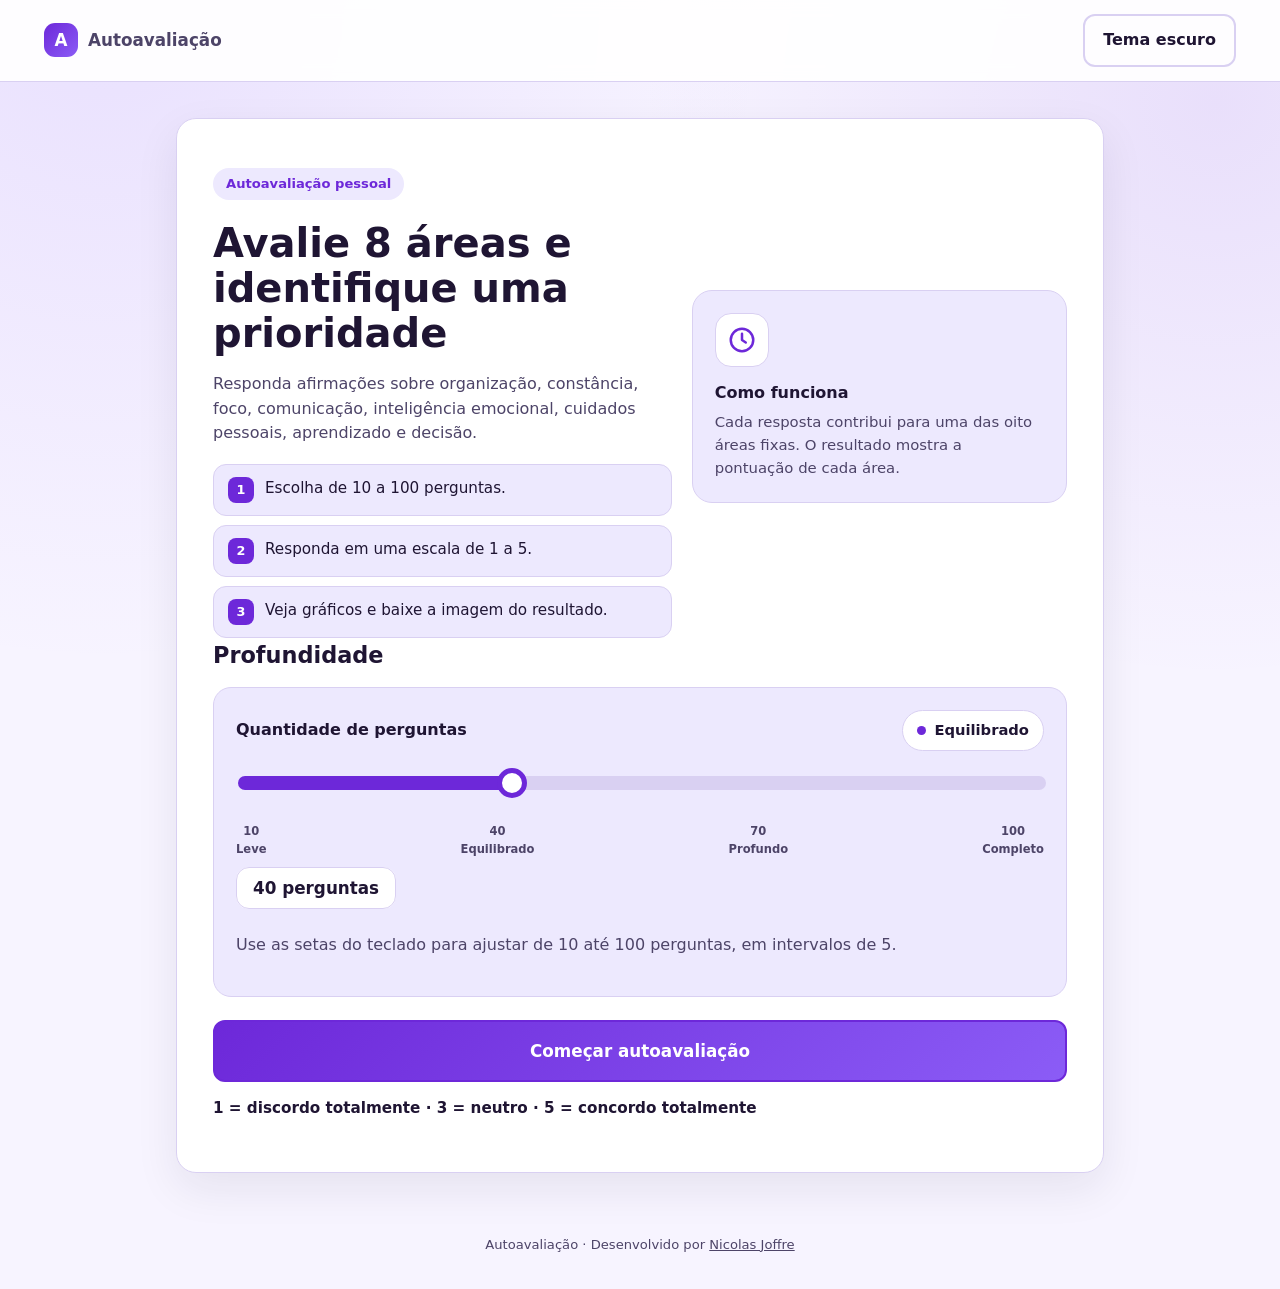
<file: index.html>
<!DOCTYPE html>
<html lang="pt-BR" data-theme="claro">

<head>
  <meta charset="UTF-8">
  <meta name="viewport" content="width=device-width, initial-scale=1">
  <meta name="color-scheme" content="light dark">

  <title>Autoavaliação</title>
  <meta name="description"
    content="Autoavaliação pessoal interativa com 8 áreas fixas, gráficos e prioridade de melhoria.">
  <meta name="author" content="Nicolas Joffre">
  <meta name="robots" content="index, follow">
  <link rel="canonical" href="https://auto.avaliacao.nicolasjoffre.com.br/">
  <link rel="shortcut icon" href="CIEE.ico" type="image/x-icon">
  
  <meta property="og:type" content="website">
  <meta property="og:site_name" content="Autoavaliação">
  <meta property="og:title" content="Autoavaliação">
  <meta property="og:description"
    content="Responda de 10 a 100 perguntas, visualize suas áreas e receba uma prioridade prática de melhoria.">
  <meta property="og:url" content="https://auto.avaliacao.nicolasjoffre.com.br/">
  <meta property="og:locale" content="pt_BR">

  <meta name="twitter:card" content="summary_large_image">
  <meta name="twitter:title" content="Autoavaliação">
  <meta name="twitter:description" content="Autoavaliação prática com gráficos, áreas de melhoria e próximo passo.">
  <meta name="theme-color" content="#6d28d9">

  <style>
    :root {
      --roxo: #6d28d9;
      --roxo-claro: #8b5cf6;
      --roxo-suave: #ede9fe;
      --fundo: #f7f4ff;
      --superficie: #ffffff;
      --texto: #1f1533;
      --texto-suave: #4d4468;
      --borda: #d9d0f2;
      --foco: #312e81;
      --erro: #b42318;
      --erro-suave: #fee4e2;
    }

    html[data-theme="escuro"] {
      --roxo: #a78bfa;
      --roxo-claro: #c4b5fd;
      --roxo-suave: #2f1e50;
      --fundo: #0f0a1b;
      --superficie: #191026;
      --texto: #f6f2ff;
      --texto-suave: #cdc2e8;
      --borda: #3d2c61;
      --foco: #e9d5ff;
      --erro: #fca5a5;
      --erro-suave: #451a1a;
    }

    * {
      box-sizing: border-box
    }

    body {
      margin: 0;
      background:
        radial-gradient(circle at 8% 0%, rgba(139, 92, 246, .13), transparent 38%),
        radial-gradient(circle at 95% 8%, rgba(109, 40, 217, .1), transparent 34%),
        var(--fundo);
      color: var(--texto);
      font-family: system-ui, -apple-system, "Segoe UI", Roboto, sans-serif;
      line-height: 1.55;
      min-height: 100vh;
    }

    :focus-visible {
      outline: 3px solid var(--foco);
      outline-offset: 3px;
      border-radius: 8px
    }

    .pular {
      position: absolute;
      left: -9999px;
      top: 0;
      background: var(--roxo);
      color: #fff;
      padding: 12px 18px;
      z-index: 100
    }

    .pular:focus {
      left: 0
    }

    header {
      display: flex;
      justify-content: space-between;
      align-items: center;
      gap: 12px;
      padding: 14px clamp(14px, 4vw, 44px);
      background: color-mix(in srgb, var(--superficie) 92%, transparent);
      backdrop-filter: blur(10px);
      border-bottom: 1px solid var(--borda);
      position: sticky;
      top: 0;
      z-index: 20;
    }

    .marca {
      display: flex;
      align-items: center;
      gap: 10px;
      font-weight: 850;
      margin: 0;
      font-size: 1.05rem
    }

    .marca span {
      width: 34px;
      height: 34px;
      display: grid;
      place-items: center;
      background: linear-gradient(135deg, var(--roxo), var(--roxo-claro));
      color: #fff;
      border-radius: 11px;
      font-weight: 900;
    }

    button {
      font: inherit;
      color: inherit;
      cursor: pointer
    }

    .botao {
      border: 2px solid var(--roxo);
      background: linear-gradient(135deg, var(--roxo), var(--roxo-claro));
      color: #fff;
      padding: 12px 20px;
      border-radius: 12px;
      font-weight: 800;
      transition: transform .18s ease, filter .18s ease;
    }

    .botao:hover:not(:disabled) {
      transform: translateY(-2px);
      filter: brightness(1.07)
    }

    .botao:active:not(:disabled) {
      transform: translateY(0) scale(.99)
    }

    .botao-secundario {
      border: 2px solid var(--borda);
      background: transparent;
      color: var(--texto);
      padding: 12px 18px;
      border-radius: 12px;
      font-weight: 750;
      transition: border-color .18s, transform .18s;
    }

    .botao-secundario:hover:not(:disabled) {
      border-color: var(--roxo);
      transform: translateY(-2px)
    }

    .botao:disabled,
    .botao-secundario:disabled {
      opacity: .45;
      cursor: not-allowed;
      transform: none
    }

    main {
      max-width: 1000px;
      margin: auto;
      padding: clamp(14px, 3vw, 36px)
    }

    section {
      background: var(--superficie);
      border: 1px solid var(--borda);
      border-radius: 20px;
      padding: clamp(18px, 4vw, 36px);
      box-shadow: 0 16px 44px rgba(31, 21, 51, .08);
    }

    .escondido {
      display: none !important
    }

    .animar {
      animation: entrar .35s cubic-bezier(.2, .8, .2, 1) both
    }

    .animar-1 {
      animation-delay: .05s
    }

    .animar-2 {
      animation-delay: .1s
    }

    .animar-3 {
      animation-delay: .15s
    }

    .animar-4 {
      animation-delay: .2s
    }

    @keyframes entrar {
      from {
        opacity: 0;
        transform: translateY(12px)
      }

      to {
        opacity: 1;
        transform: translateY(0)
      }
    }

    @keyframes pulsar {

      0%,
      100% {
        transform: scale(1)
      }

      45% {
        transform: scale(1.06)
      }
    }

    @keyframes brilho {
      0% {
        transform: translateX(-120%)
      }

      100% {
        transform: translateX(320%)
      }
    }

    .hero {
      display: grid;
      gap: 20px
    }

    @media(min-width:780px) {
      .hero {
        grid-template-columns: 1.1fr .9fr;
        align-items: center
      }
    }

    .selo {
      display: inline-flex;
      align-items: center;
      background: var(--roxo-suave);
      color: var(--roxo);
      padding: 6px 13px;
      border-radius: 999px;
      font-size: .82rem;
      font-weight: 800;
      width: fit-content;
    }

    html[data-theme="escuro"] .selo {
      color: var(--roxo-claro)
    }

    h1 {
      font-size: clamp(1.7rem, 6vw, 2.5rem);
      line-height: 1.12;
      margin: .5rem 0 .7rem
    }

    h2 {
      font-size: 1.2rem;
      margin: 1.4rem 0 .5rem
    }

    h3 {
      margin: 1.3rem 0 .55rem
    }

    h4 {
      margin: .2rem 0 .45rem
    }

    p {
      color: var(--texto-suave)
    }

    .aviso {
      color: var(--texto);
      font-weight: 700;
      font-size: .95rem
    }

    .passos {
      display: grid;
      gap: 9px;
      margin: 18px 0 0;
      padding: 0;
      list-style: none
    }

    .passos li {
      display: flex;
      gap: 11px;
      align-items: flex-start;
      background: var(--roxo-suave);
      border: 1px solid var(--borda);
      padding: 12px 14px;
      border-radius: 13px;
      font-size: .95rem;
    }

    .passos b {
      flex: none;
      width: 26px;
      height: 26px;
      display: grid;
      place-items: center;
      background: var(--roxo);
      color: #fff;
      border-radius: 8px;
      font-size: .8rem;
    }

    .cartao-visual {
      border: 1px solid var(--borda);
      border-radius: 20px;
      padding: 22px;
      background: var(--roxo-suave);
    }

    .cartao-visual .icone {
      width: 54px;
      height: 54px;
      margin-bottom: 14px;
      display: grid;
      place-items: center;
      background: var(--superficie);
      border: 1px solid var(--borda);
      border-radius: 16px;
    }

    .cartao-visual strong {
      display: block;
      font-size: 1rem;
      margin-bottom: 5px
    }

    .cartao-visual p {
      margin: 0;
      font-size: .93rem
    }

    fieldset {
      border: 0;
      padding: 0;
      margin: 0
    }

    legend {
      font-size: clamp(1.1rem, 3vw, 1.4rem);
      font-weight: 800;
      margin-bottom: .9rem;
      padding: 0
    }

    .slider-area {
      display: grid;
      gap: 16px;
      margin-bottom: 1.4rem;
      background: var(--roxo-suave);
      border: 1px solid var(--borda);
      padding: clamp(16px, 3vw, 22px);
      border-radius: 18px;
    }

    .slider-topo {
      display: flex;
      justify-content: space-between;
      align-items: center;
      gap: 12px;
      flex-wrap: wrap
    }

    .slider-topo label {
      font-weight: 800
    }

    .nivel {
      display: inline-flex;
      align-items: center;
      gap: 8px;
      background: var(--superficie);
      border: 1px solid var(--borda);
      padding: 8px 14px;
      border-radius: 999px;
      font-weight: 800;
      font-size: .92rem;
    }

    .nivel i {
      width: 9px;
      height: 9px;
      border-radius: 50%;
      background: var(--roxo);
      animation: pulsar 1.8s ease-in-out infinite
    }

    .slider-wrapper {
      position: relative;
      padding-top: 6px
    }

    input[type="range"] {
      width: 100%;
      height: 16px;
      appearance: none;
      background: transparent
    }

    input[type="range"]::-webkit-slider-runnable-track {
      height: 14px;
      border-radius: 99px;
      background: linear-gradient(90deg, var(--roxo) var(--preenchimento, 28%), var(--borda) var(--preenchimento, 28%));
    }

    input[type="range"]::-moz-range-track {
      height: 14px;
      border-radius: 99px;
      background: var(--borda)
    }

    input[type="range"]::-moz-range-progress {
      height: 14px;
      border-radius: 99px;
      background: var(--roxo)
    }

    input[type="range"]::-webkit-slider-thumb {
      appearance: none;
      width: 30px;
      height: 30px;
      margin-top: -8px;
      border-radius: 50%;
      background: var(--superficie);
      border: 5px solid var(--roxo);
      cursor: pointer;
    }

    input[type="range"]::-moz-range-thumb {
      width: 22px;
      height: 22px;
      border-radius: 50%;
      background: var(--superficie);
      border: 5px solid var(--roxo);
      cursor: pointer
    }

    .marcas-slider {
      display: flex;
      justify-content: space-between;
      font-size: .72rem;
      font-weight: 750;
      color: var(--texto-suave);
      margin-top: 8px;
      text-align: center;
    }

    .valor-slider {
      min-width: 100%;
      text-align: center;
      font-weight: 900;
      font-size: 1.05rem;
      background: var(--superficie);
      border: 1px solid var(--borda);
      padding: 10px 16px;
      border-radius: 13px;
    }

    @media(min-width:520px) {
      .valor-slider {
        min-width: 180px
      }
    }

    .botao-iniciar {
      width: 100%;
      padding: 16px;
      font-size: 1.05rem
    }

    /* Tela de perguntas: altura máxima e layout estável */
    #tela-perguntas {
      min-height: calc(100dvh - 150px);
      display: flex;
      flex-direction: column;
    }

    #tela-perguntas.escondido {
      display: none !important
    }

    .topo-pergunta {
      display: grid;
      grid-template-columns: auto 1fr;
      gap: 10px;
      align-items: start;
      min-height: 74px;
    }

    .badge {
      background: var(--roxo-suave);
      color: var(--roxo);
      padding: 6px 12px;
      border-radius: 999px;
      font-size: .8rem;
      width: fit-content;
      white-space: nowrap;
    }

    html[data-theme="escuro"] .badge {
      color: var(--roxo-claro)
    }

    /* Status com espaço reservado: evita texto dançando */
    #status-pergunta {
      min-height: 3.2em;
      display: flex;
      align-items: flex-start;
      justify-content: flex-end;
      text-align: right;
      font-size: .9rem;
      color: var(--texto-suave);
    }

    #status-pergunta.erro {
      color: var(--erro);
      background: var(--erro-suave);
      padding: 8px 12px;
      border-radius: 10px;
      font-weight: 800;
      justify-content: center;
      align-items: center;
    }

    .progresso {
      height: 13px;
      background: var(--borda);
      border-radius: 99px;
      overflow: hidden;
      margin: 0 0 22px;
      position: relative;
    }

    .progresso div {
      height: 100%;
      width: 0;
      background: linear-gradient(90deg, var(--roxo), var(--roxo-claro));
      transition: width .35s cubic-bezier(.2, .8, .2, 1);
      position: relative;
    }

    .progresso div::after {
      content: "";
      position: absolute;
      inset: 0;
      width: 35%;
      background: linear-gradient(90deg, transparent, rgba(255, 255, 255, .45), transparent);
      animation: brilho 2.2s linear infinite;
    }

    .area-pergunta {
      flex: 1;
      display: flex;
      flex-direction: column;
      justify-content: center;
      gap: 20px;
      min-height: 0;
    }

    #pergunta-atual {
      min-height: 5.2em;
      font-size: clamp(1.15rem, 4vw, 1.55rem);
      font-weight: 800;
      line-height: 1.35;
      margin-bottom: 0;
    }

    .escala {
      display: grid;
      grid-template-columns: repeat(5, minmax(0, 1fr));
      gap: 7px
    }

    .escala label {
      display: grid;
      place-items: center;
      gap: 2px;
      border: 2px solid var(--borda);
      border-radius: 13px;
      padding: clamp(14px, 3vw, 20px) 4px;
      font-weight: 850;
      cursor: pointer;
      transition: border-color .15s, background .15s, transform .15s;
    }

    .escala label:hover {
      border-color: var(--roxo);
      transform: translateY(-2px)
    }

    .escala input {
      position: absolute;
      opacity: 0;
      width: 1px;
      height: 1px
    }

    .escala label:has(input:checked) {
      background: linear-gradient(135deg, var(--roxo), var(--roxo-claro));
      border-color: transparent;
      color: #fff;
      animation: pulsar .3s ease;
    }

    .escala input:focus-visible+span {
      outline: 3px solid var(--foco);
      outline-offset: 3px;
      border-radius: 6px
    }

    .escala-descricao {
      display: flex;
      justify-content: space-between;
      gap: 8px;
      font-size: .75rem;
      color: var(--texto-suave);
      margin-top: 8px
    }

    .navegacao {
      display: grid;
      grid-template-columns: 1fr 1fr;
      gap: 10px;
      margin-top: auto;
      padding-top: 24px;
    }

    .navegacao button {
      width: 100%;
      min-height: 52px;
      padding: 12px 10px;
      font-size: .95rem;
    }

    #botao-proxima {
      min-width: 130px
    }

    .resumo-cards {
      display: grid;
      grid-template-columns: 1fr;
      gap: 12px;
      margin-top: 20px
    }

    @media(min-width:620px) {
      .resumo-cards {
        grid-template-columns: repeat(3, 1fr)
      }
    }

    .card-resumo {
      border: 1px solid var(--borda);
      border-radius: 16px;
      padding: 17px;
      background: var(--roxo-suave);
    }

    .card-resumo h3 {
      margin: 0 0 6px;
      font-size: .8rem;
      text-transform: uppercase;
      letter-spacing: .05em;
      color: var(--texto-suave)
    }

    .card-resumo strong {
      display: block;
      font-size: 1.15rem;
      margin-bottom: 4px
    }

    .card-resumo small {
      color: var(--texto-suave);
      font-size: .85rem
    }

    .resultados {
      display: grid;
      gap: 20px;
      margin-top: 22px
    }

    @media(min-width:820px) {
      .resultados {
        grid-template-columns: 1fr .95fr
      }
    }

    .barras {
      display: grid;
      gap: 13px
    }

    .linha {
      display: grid;
      grid-template-columns: minmax(120px, 170px) 1fr 50px;
      gap: 9px;
      align-items: center
    }

    .nome-area {
      font-weight: 700;
      font-size: .9rem
    }

    .barra {
      height: 17px;
      background: var(--borda);
      border-radius: 99px;
      overflow: hidden
    }

    .barra i {
      display: block;
      height: 100%;
      width: 0;
      border-radius: 99px;
      background: linear-gradient(90deg, var(--roxo), var(--roxo-claro));
      transition: width .7s cubic-bezier(.2, .8, .2, 1);
    }

    .valor-area {
      font-weight: 850;
      text-align: right;
      font-size: .92rem
    }

    .destaque {
      border: 1px solid var(--borda);
      border-left: 6px solid var(--roxo);
      background: var(--roxo-suave);
      padding: 18px;
      border-radius: 16px;
      margin-top: 20px;
    }

    .destaque h3 {
      margin-top: 0;
      font-size: 1.05rem
    }

    .destaque p {
      margin-bottom: 0;
      color: var(--texto);
      line-height: 1.65;
      font-size: .97rem
    }

    .destaque strong {
      color: var(--texto)
    }

    canvas {
      width: 100%;
      height: auto;
      border: 1px solid var(--borda);
      border-radius: 16px;
      background: var(--superficie)
    }

    .export-config {
      border: 1px solid var(--borda);
      border-radius: 18px;
      padding: clamp(16px, 3vw, 22px);
      margin-top: 22px
    }

    .config-linha {
      display: grid;
      gap: 16px
    }

    @media(min-width:680px) {
      .config-linha {
        grid-template-columns: 1fr 1fr
      }
    }

    .temas-imagem,
    .modos-imagem {
      display: grid;
      grid-template-columns: repeat(auto-fit, minmax(115px, 1fr));
      gap: 8px
    }

    .tema-imagem,
    .modo-imagem {
      display: flex;
      align-items: center;
      justify-content: center;
      gap: 8px;
      border: 2px solid var(--borda);
      border-radius: 12px;
      padding: 11px 8px;
      background: transparent;
      font-weight: 750;
      font-size: .9rem;
    }

    .tema-imagem:has(input:checked),
    .modo-imagem:has(input:checked) {
      border-color: var(--roxo);
      background: var(--roxo-suave);
    }

    .tema-imagem input,
    .modo-imagem input {
      position: absolute;
      opacity: 0;
      width: 1px;
      height: 1px
    }

    .amostra {
      width: 22px;
      height: 22px;
      border-radius: 7px;
      flex: none
    }

    .preview {
      margin-top: 20px;
      border: 1px solid var(--borda);
      border-radius: 18px;
      padding: clamp(14px, 3vw, 20px);
      background: var(--roxo-suave);
    }

    .preview canvas {
      max-width: 100%;
      max-height: 65vh;
      width: auto;
      height: auto;
      margin: auto;
      display: block;
      border: 1px solid var(--borda);
      border-radius: 12px;
      background: #fff;
    }

    .acoes {
      display: flex;
      gap: 10px;
      flex-wrap: wrap;
      margin-top: 20px
    }

    .acoes .botao,
    .acoes .botao-secundario {
      flex: 1 1 220px
    }

    footer {
      text-align: center;
      color: var(--texto-suave);
      padding: 26px 16px 34px;
      font-size: .82rem;
    }

    footer a {
      color: var(--texto-suave)
    }

    @media (prefers-reduced-motion: reduce) {
      * {
        transition: none !important;
        animation: none !important
      }

      .animar {
        animation: none !important;
        opacity: 1 !important;
        transform: none !important
      }
    }
  </style>
</head>

<body>
  <a class="pular" href="#conteudo">Pular para o conteúdo principal</a>

  <header>
    <p class="marca"><span aria-hidden="true">A</span> Autoavaliação</p>
    <button type="button" class="botao-secundario" id="botao-tema" aria-pressed="false">Tema escuro</button>
  </header>

  <main id="conteudo">
    <h1 class="escondido">Autoavaliação pessoal</h1>

    <section id="tela-inicio" class="animar" aria-labelledby="titulo-inicio">
      <div class="hero">
        <div>
          <p class="selo">Autoavaliação pessoal</p>
          <h1>Avalie 8 áreas e identifique uma prioridade</h1>
          <p>
            Responda afirmações sobre organização, constância, foco, comunicação,
            inteligência emocional, cuidados pessoais, aprendizado e decisão.
          </p>

          <ul class="passos">
            <li><b>1</b><span>Escolha de 10 a 100 perguntas.</span></li>
            <li><b>2</b><span>Responda em uma escala de 1 a 5.</span></li>
            <li><b>3</b><span>Veja gráficos e baixe a imagem do resultado.</span></li>
          </ul>
        </div>

        <div class="cartao-visual animar animar-2">
          <div class="icone" aria-hidden="true">
            <svg width="30" height="30" viewBox="0 0 24 24" fill="none" stroke="currentColor" stroke-width="2"
              stroke-linecap="round" stroke-linejoin="round" style="color:var(--roxo)">
              <circle cx="12" cy="12" r="9" />
              <path d="M12 7v5l3 2" />
            </svg>
          </div>
          <strong>Como funciona</strong>
          <p>Cada resposta contribui para uma das oito áreas fixas. O resultado mostra a pontuação de cada área.</p>
        </div>
      </div>

      <fieldset class="animar animar-3">
        <legend>Profundidade</legend>

        <div class="slider-area">
          <div class="slider-topo">
            <label for="slider-quantidade">Quantidade de perguntas</label>
            <span class="nivel"><i aria-hidden="true"></i> <span id="nivel-profundidade">Equilibrado</span></span>
          </div>

          <div class="slider-wrapper">
            <input type="range" id="slider-quantidade" min="10" max="100" step="5" value="40"
              aria-describedby="descricao-slider nivel-profundidade">
          </div>

          <div class="marcas-slider" aria-hidden="true">
            <span>10<br>Leve</span>
            <span>40<br>Equilibrado</span>
            <span>70<br>Profundo</span>
            <span>100<br>Completo</span>
          </div>

          <div class="slider-linha">
            <output class="valor-slider" id="valor-quantidade" for="slider-quantidade">40 perguntas</output>
          </div>

          <p id="descricao-slider">
            Use as setas do teclado para ajustar de 10 até 100 perguntas, em intervalos de 5.
          </p>
        </div>
      </fieldset>

      <button type="button" class="botao botao-iniciar animar animar-4" id="botao-iniciar">
        Começar autoavaliação
      </button>

      <p class="aviso animar animar-4">
        1 = discordo totalmente · 3 = neutro · 5 = concordo totalmente
      </p>
    </section>

    <section id="tela-perguntas" class="escondido animar" aria-labelledby="pergunta-atual">
      <div class="topo-pergunta">
        <span class="badge" id="badge-progresso">Nível 1 de 10</span>
        <span id="status-pergunta" role="status" aria-live="assertive"></span>
      </div>

      <div class="progresso" aria-hidden="true">
        <div id="barra-progresso"></div>
      </div>

      <div class="area-pergunta">
        <fieldset>
          <legend id="pergunta-atual" tabindex="-1"></legend>
          <div class="escala" id="escala" role="radiogroup" aria-labelledby="pergunta-atual"></div>
          <div class="escala-descricao" aria-hidden="true">
            <span>1 — Discordo totalmente</span>
            <span>5 — Concordo totalmente</span>
          </div>
        </fieldset>
      </div>

      <div class="navegacao">
        <button type="button" class="botao-secundario" id="botao-anterior" disabled>Anterior</button>
        <button type="button" class="botao" id="botao-proxima">Próxima</button>
      </div>
    </section>

    <section id="tela-resultado" class="escondido animar" tabindex="-1" aria-labelledby="titulo-resultado">
      <p class="selo">Resultado</p>
      <h2 id="titulo-resultado"></h2>
      <p id="resumo-resultado"></p>

      <div class="resumo-cards">
        <div class="card-resumo animar animar-1">
          <h3>Média geral</h3>
          <strong id="card-media"></strong>
          <small>Desempenho médio das 8 áreas</small>
        </div>
        <div class="card-resumo animar animar-2">
          <h3>Ponto mais forte</h3>
          <strong id="card-forte"></strong>
          <small id="card-forte-det"></small>
        </div>
        <div class="card-resumo animar animar-3">
          <h3>Prioridade</h3>
          <strong id="card-prioridade"></strong>
          <small id="card-prioridade-det"></small>
        </div>
      </div>

      <div class="resultados">
        <div class="animar animar-2">
          <h3>Pontuação por área</h3>
          <div class="barras" id="barras"></div>
        </div>
        <div class="animar animar-3">
          <h3>Mapa das áreas</h3>
          <canvas id="grafico" width="760" height="700" role="img"
            aria-label="Gráfico radar com a pontuação das oito áreas fixas"></canvas>
        </div>
      </div>

      <div class="destaque animar animar-3">
        <h3>O que melhorar primeiro</h3>
        <p id="prioridade"></p>
      </div>

      <div class="destaque animar animar-4">
        <h3>Próximo passo</h3>
        <p id="proximo-passo"></p>
      </div>

      <div class="export-config animar animar-4">
        <h3>Imagem do resultado</h3>
        <p>Escolha a cor e o modo da imagem. A pré-visualização mostra exatamente o PNG que será baixado.</p>

        <fieldset>
          <legend class="escondido">Configuração da imagem</legend>

          <div class="config-linha">
            <div>
              <h4>Cor</h4>
              <div class="temas-imagem" id="temas-imagem"></div>
            </div>
            <div>
              <h4>Modo</h4>
              <div class="modos-imagem" id="modos-imagem"></div>
            </div>
          </div>
        </fieldset>

        <div class="preview">
          <h3>Pré-visualização</h3>
          <canvas id="preview-imagem" width="1080" height="1620" role="img"
            aria-label="Pré-visualização da imagem de resultado"></canvas>
        </div>

        <div class="acoes">
          <button type="button" class="botao" id="botao-baixar">Baixar imagem</button>
          <button type="button" class="botao-secundario" id="botao-recomecar">Responder novamente</button>
        </div>
      </div>
    </section>
  </main>

  <footer>
    Autoavaliação · Desenvolvido por <a href="https://nicolasjoffre.com.br" rel="author">Nicolas Joffre</a>
  </footer>

  <script>
    const AREAS = [
      "Organização e tempo",
      "Constância e disciplina",
      "Foco e atenção",
      "Comunicação e relacionamentos",
      "Inteligência emocional",
      "Cuidados pessoais",
      "Aprendizado e crescimento",
      "Decisão e resolução de problemas"
    ];

    const PERGUNTAS = [
      // Organização e tempo — 13
      ["Eu separo tempo para as tarefas mais importantes.", "Organização e tempo"],
      ["Eu planejo meu dia antes de começar as atividades.", "Organização e tempo"],
      ["Eu cumpro prazos que assumi.", "Organização e tempo"],
      ["Eu evito acumular tarefas pendentes.", "Organização e tempo"],
      ["Eu divido tarefas grandes em etapas menores.", "Organização e tempo"],
      ["Eu reviso minhas prioridades quando a rotina muda.", "Organização e tempo"],
      ["Eu mantenho compromissos registrados em um lugar confiável.", "Organização e tempo"],
      ["Eu reservo tempo para atividades pessoais.", "Organização e tempo"],
      ["Eu evito começar novas tarefas antes de concluir as atuais.", "Organização e tempo"],
      ["Eu reservo momentos fixos para revisar minha semana.", "Organização e tempo"],
      ["Eu consigo dizer não a pedidos que comprometem minha agenda.", "Organização e tempo"],
      ["Eu antecipo tarefas antes de virarem urgentes.", "Organização e tempo"],
      ["Eu mantenho meu espaço de trabalho ou estudo organizado.", "Organização e tempo"],

      // Constância e disciplina — 13
      ["Eu cumpro o que planejei mesmo sem motivação.", "Constância e disciplina"],
      ["Eu mantenho hábitos úteis mesmo em semanas ocupadas.", "Constância e disciplina"],
      ["Eu cumprimento compromissos que assumo comigo mesmo.", "Constância e disciplina"],
      ["Eu mantenho uma rotina mínima em dias difíceis.", "Constância e disciplina"],
      ["Eu evito abandonar um plano após o primeiro obstáculo.", "Constância e disciplina"],
      ["Eu mantenho constância mesmo sem resultados imediatos.", "Constância e disciplina"],
      ["Eu retomo tarefas após interrupções.", "Constância e disciplina"],
      ["Eu cumpro combinados feitos com outras pessoas.", "Constância e disciplina"],
      ["Eu mantenho meus horários de estudo, trabalho ou descanso.", "Constância e disciplina"],
      ["Eu evito procrastinar tarefas importantes.", "Constância e disciplina"],
      ["Eu mantenho compromissos financeiros sob controle.", "Constância e disciplina"],
      ["Eu reviso meu progresso com regularidade.", "Constância e disciplina"],
      ["Eu mantenho o objetivo ao precisar mudar o plano.", "Constância e disciplina"],

      // Foco e atenção — 13
      ["Eu mantenho o foco apesar de interrupções.", "Foco e atenção"],
      ["Eu termino uma tarefa antes de começar outra.", "Foco e atenção"],
      ["Eu evito distrações digitais durante tarefas importantes.", "Foco e atenção"],
      ["Eu consigo manter a atenção em tarefas longas.", "Foco e atenção"],
      ["Eu faço pausas planejadas durante o trabalho ou estudo.", "Foco e atenção"],
      ["Eu consigo retomar o foco depois de uma interrupção.", "Foco e atenção"],
      ["Eu evito fazer várias tarefas ao mesmo tempo.", "Foco e atenção"],
      ["Eu consigo ignorar notificações quando estou concentrado.", "Foco e atenção"],
      ["Eu defino um objetivo claro antes de começar uma tarefa.", "Foco e atenção"],
      ["Eu percebo quando minha atenção está dispersa.", "Foco e atenção"],
      ["Eu consigo trabalhar em ambientes com movimento.", "Foco e atenção"],
      ["Eu evito deixar tarefas pela metade.", "Foco e atenção"],
      ["Eu reservo blocos de tempo para tarefas que exigem concentração.", "Foco e atenção"],

      // Comunicação e relacionamentos — 13
      ["Eu explico minhas ideias de forma compreensível.", "Comunicação e relacionamentos"],
      ["Eu pergunto antes de concluir o que alguém quis dizer.", "Comunicação e relacionamentos"],
      ["Eu escuto sem interromper.", "Comunicação e relacionamentos"],
      ["Eu mantenho contato com pessoas que me apoiam.", "Comunicação e relacionamentos"],
      ["Eu peço ajuda quando necessário.", "Comunicação e relacionamentos"],
      ["Eu peço esclarecimento quando uma instrução é vaga.", "Comunicação e relacionamentos"],
      ["Eu cumpro combinados feitos com outras pessoas.", "Comunicação e relacionamentos"],
      ["Eu aviso antecipadamente quando não conseguirei cumprir um prazo.", "Comunicação e relacionamentos"],
      ["Eu pergunto o que a pessoa precisa antes de aconselhar.", "Comunicação e relacionamentos"],
      ["Eu resolvo conflitos buscando entendimento.", "Comunicação e relacionamentos"],
      ["Eu mantenho contato com minha família ou rede próxima.", "Comunicação e relacionamentos"],
      ["Eu consigo dizer não sem culpa excessiva.", "Comunicação e relacionamentos"],
      ["Eu contribuo para combinados claros no grupo.", "Comunicação e relacionamentos"],

      // Inteligência emocional — 13
      ["Eu percebo quando estou ansioso, irritado ou desanimado.", "Inteligência emocional"],
      ["Eu mantenho a calma em discussões.", "Inteligência emocional"],
      ["Eu reconheço sinais de estresse.", "Inteligência emocional"],
      ["Eu uso estratégias para lidar com ansiedade.", "Inteligência emocional"],
      ["Eu evito decisões importantes quando estou muito emocional.", "Inteligência emocional"],
      ["Eu consigo relaxar quando necessário.", "Inteligência emocional"],
      ["Eu reconheço quando alguém está sobrecarregado.", "Inteligência emocional"],
      ["Eu ofereço ajuda quando percebo necessidade.", "Inteligência emocional"],
      ["Eu consigo continuar agindo depois de um erro.", "Inteligência emocional"],
      ["Eu consigo ver o que ainda funciona quando algo dá errado.", "Inteligência emocional"],
      ["Eu reviso meus erros sem me punir em excesso.", "Inteligência emocional"],
      ["Eu consigo pedir tempo antes de responder algo importante.", "Inteligência emocional"],
      ["Eu reconheço meus limites físicos e mentais.", "Inteligência emocional"],

      // Cuidados pessoais — 13
      ["Eu durmo, como e me movo de forma suficiente.", "Cuidados pessoais"],
      ["Eu mantenho uma rotina de sono consistente.", "Cuidados pessoais"],
      ["Eu me movo com regularidade.", "Cuidados pessoais"],
      ["Eu como de forma adequada para minha rotina.", "Cuidados pessoais"],
      ["Eu faço pausas antes de chegar à exaustão.", "Cuidados pessoais"],
      ["Eu reservo tempo para atividades que gosto.", "Cuidados pessoais"],
      ["Eu reconheço quando estou cansado.", "Cuidados pessoais"],
      ["Eu reservo momentos sem telas ou obrigações.", "Cuidados pessoais"],
      ["Eu reduzo demandas quando estou sobrecarregado.", "Cuidados pessoais"],
      ["Eu mantenho meu espaço pessoal organizado.", "Cuidados pessoais"],
      ["Eu reservo tempo para descansar.", "Cuidados pessoais"],
      ["Eu evito comprometer minha saúde por causa de tarefas.", "Cuidados pessoais"],
      ["Eu percebo quando preciso mudar de ambiente.", "Cuidados pessoais"],

      // Aprendizado e crescimento — 13
      ["Eu aprendo coisas novas com regularidade.", "Aprendizado e crescimento"],
      ["Eu tenho metas para os próximos três meses.", "Aprendizado e crescimento"],
      ["Eu peço feedback com frequência.", "Aprendizado e crescimento"],
      ["Eu transformo feedback em mudança concreta.", "Aprendizado e crescimento"],
      ["Eu aprendo com situações que não saíram como esperava.", "Aprendizado e crescimento"],
      ["Eu reconheço padrões nos meus erros.", "Aprendizado e crescimento"],
      ["Eu sei descrever meus pontos fortes com exemplos.", "Aprendizado e crescimento"],
      ["Eu ajusto meu comportamento quando uma crítica faz sentido.", "Aprendizado e crescimento"],
      ["Eu reservo tempo para avaliar minha semana.", "Aprendizado e crescimento"],
      ["Eu reviso meus objetivos periodicamente.", "Aprendizado e crescimento"],
      ["Eu mantenho uma lista de tarefas funcional.", "Aprendizado e crescimento"],
      ["Eu reconheço progresso, mesmo pequeno.", "Aprendizado e crescimento"],
      ["Eu mantenho expectativas realistas sobre mim.", "Aprendizado e crescimento"],

      // Decisão e resolução de problemas — 13
      ["Eu decido mesmo sem todas as informações.", "Decisão e resolução de problemas"],
      ["Eu evito decisões impulsivas em assuntos importantes.", "Decisão e resolução de problemas"],
      ["Eu analiso opções antes de agir.", "Decisão e resolução de problemas"],
      ["Eu resolvo pendências antes de virarem emergências.", "Decisão e resolução de problemas"],
      ["Eu converso sobre assuntos desconfortáveis.", "Decisão e resolução de problemas"],
      ["Eu começo tarefas mesmo sentindo insegurança.", "Decisão e resolução de problemas"],
      ["Eu mudo de estratégia quando os resultados não aparecem.", "Decisão e resolução de problemas"],
      ["Eu mantenho o objetivo ao mudar o plano.", "Decisão e resolução de problemas"],
      ["Eu defino prazos realistas.", "Decisão e resolução de problemas"],
      ["Eu evito deixar decisões para depois sem motivo.", "Decisão e resolução de problemas"],
      ["Eu consigo dividir um problema em partes menores.", "Decisão e resolução de problemas"],
      ["Eu reconheço quando preciso mudar de abordagem.", "Decisão e resolução de problemas"],
      ["Eu mantenho a calma ao enfrentar um problema novo.", "Decisão e resolução de problemas"]
    ];

    const CORES_IMAGEM = {
      roxo: { nome: "Roxo", primaria: "#5b21b6", secundaria: "#a78bfa" },
      azul: { nome: "Azul", primaria: "#1e40af", secundaria: "#60a5fa" },
      verde: { nome: "Verde", primaria: "#166534", secundaria: "#4ade80" },
      laranja: { nome: "Laranja", primaria: "#9a3412", secundaria: "#fb923c" },
      rosa: { nome: "Rosa", primaria: "#9d174d", secundaria: "#f472b6" },
      grafite: { nome: "Grafite", primaria: "#18181b", secundaria: "#71717a" }
    };

    const MODOS_IMAGEM = {
      claro: {
        nome: "Claro",
        roxo: { fundo: "#f8f5ff", cartao: "#ffffff", destaque: "#ede9fe", texto: "#1f1533", suave: "#4d4468", borda: "#d9d0f2" },
        azul: { fundo: "#eff6ff", cartao: "#ffffff", destaque: "#dbeafe", texto: "#0f2440", suave: "#3b4d68", borda: "#bfdbfe" },
        verde: { fundo: "#f0fdf4", cartao: "#ffffff", destaque: "#dcfce7", texto: "#12291c", suave: "#3f5c4a", borda: "#bbf7d0" },
        laranja: { fundo: "#fff7ed", cartao: "#ffffff", destaque: "#ffedd5", texto: "#431407", suave: "#7c4a21", borda: "#fed7aa" },
        rosa: { fundo: "#fff1f5", cartao: "#ffffff", destaque: "#fce7f3", texto: "#4a0e28", suave: "#7c3355", borda: "#fbcfe8" },
        grafite: { fundo: "#f4f4f5", cartao: "#ffffff", destaque: "#e4e4e7", texto: "#18181b", suave: "#52525b", borda: "#d4d4d8" }
      },
      escuro: {
        nome: "Escuro",
        roxo: { fundo: "#0d0817", cartao: "#170f28", destaque: "#2c1a4d", texto: "#f6f2ff", suave: "#d3c6f2", borda: "#453069" },
        azul: { fundo: "#080f1c", cartao: "#0f1c30", destaque: "#173252", texto: "#eaf2ff", suave: "#c0d3ec", borda: "#2b4a72" },
        verde: { fundo: "#071510", cartao: "#0f241a", destaque: "#17402b", texto: "#eafaf0", suave: "#b8dcc7", borda: "#255c3e" },
        laranja: { fundo: "#170c05", cartao: "#24150a", destaque: "#46280f", texto: "#fff4e8", suave: "#e6c5a4", borda: "#5f3a18" },
        rosa: { fundo: "#180a11", cartao: "#25121c", destaque: "#482034", texto: "#fff0f6", suave: "#e6bfce", borda: "#5f2c44" },
        grafite: { fundo: "#0c0c0e", cartao: "#17171a", destaque: "#2a2a2f", texto: "#f4f4f5", suave: "#c3c3c9", borda: "#3f3f46" }
      }
    };

    const elementos = {
      inicio: document.getElementById("tela-inicio"),
      perguntas: document.getElementById("tela-perguntas"),
      resultado: document.getElementById("tela-resultado"),
      status: document.getElementById("status-pergunta"),
      legenda: document.getElementById("pergunta-atual"),
      escala: document.getElementById("escala"),
      barra: document.getElementById("barra-progresso"),
      badge: document.getElementById("badge-progresso"),
      slider: document.getElementById("slider-quantidade"),
      valorSlider: document.getElementById("valor-quantidade"),
      nivel: document.getElementById("nivel-profundidade"),
      anterior: document.getElementById("botao-anterior"),
      proxima: document.getElementById("botao-proxima"),
      preview: document.getElementById("preview-imagem")
    };

    let perguntasSelecionadas = [];
    let respostas = [];
    let atual = 0;
    let pontuacoes = [];
    let mediaGeral = 0;
    let areaForte = null;
    let areaPrioritaria = null;
    let corImagem = "roxo";
    let modoImagem = "claro";
    let inicioAvaliacao = null;

    const prefereEscuro = window.matchMedia("(prefers-color-scheme: dark)").matches;
    let temaAtual = prefereEscuro ? "escuro" : "claro";
    aplicarTema();

    document.getElementById("botao-tema").addEventListener("click", () => {
      temaAtual = temaAtual === "escuro" ? "claro" : "escuro";
      aplicarTema();
      if (!elementos.resultado.classList.contains("escondido")) desenharGraficoTela();
    });

    function aplicarTema() {
      document.documentElement.setAttribute("data-theme", temaAtual);
      const botao = document.getElementById("botao-tema");
      botao.setAttribute("aria-pressed", String(temaAtual === "escuro"));
      botao.textContent = temaAtual === "escuro" ? "Tema claro" : "Tema escuro";
    }

    function coresDoSite() {
      const estilos = getComputedStyle(document.documentElement);
      return {
        fundo: estilos.getPropertyValue("--superficie").trim(),
        texto: estilos.getPropertyValue("--texto").trim(),
        suave: estilos.getPropertyValue("--texto-suave").trim(),
        borda: estilos.getPropertyValue("--borda").trim(),
        primaria: estilos.getPropertyValue("--roxo").trim(),
        secundaria: estilos.getPropertyValue("--roxo-claro").trim()
      };
    }

    function nivelProfundidade(valor) {
      if (valor <= 25) return "Leve";
      if (valor <= 55) return "Equilibrado";
      if (valor <= 85) return "Profundo";
      return "Completo";
    }

    function atualizarSlider() {
      const valor = Number(elementos.slider.value);
      elementos.valorSlider.textContent = `${valor} perguntas`;
      elementos.nivel.textContent = nivelProfundidade(valor);
      elementos.slider.style.setProperty("--preenchimento", `${((valor - 10) / 90) * 100}%`);
    }

    elementos.slider.addEventListener("input", atualizarSlider);
    atualizarSlider();

    document.getElementById("botao-iniciar").addEventListener("click", () => iniciar(Number(elementos.slider.value)));

    function iniciar(quantidade) {
      // Seleciona perguntas mantendo distribuição entre as 8 áreas fixas
      const porArea = {};
      AREAS.forEach(area => porArea[area] = []);

      PERGUNTAS.forEach(pergunta => porArea[pergunta[1]].push(pergunta));

      Object.values(porArea).forEach(lista => lista.sort(() => Math.random() - .5));

      const porPergunta = Math.max(1, Math.ceil(quantidade / AREAS.length));
      perguntasSelecionadas = [];

      AREAS.forEach(area => {
        perguntasSelecionadas.push(...porArea[area].slice(0, porPergunta));
      });

      perguntasSelecionadas = perguntasSelecionadas
        .slice(0, quantidade)
        .sort(() => Math.random() - .5);

      respostas = Array(perguntasSelecionadas.length).fill(null);
      atual = 0;
      inicioAvaliacao = Date.now();

      mostrarTela("perguntas");
      elementos.perguntas.focus();
      renderizarPergunta();
    }

    function mostrarTela(nome) {
      [elementos.inicio, elementos.perguntas, elementos.resultado].forEach(s => s.classList.add("escondido"));
      const tela = { inicio: elementos.inicio, perguntas: elementos.perguntas, resultado: elementos.resultado }[nome];
      tela.classList.remove("escondido");

      tela.classList.remove("animar");
      void tela.offsetWidth;
      tela.classList.add("animar");

      window.scrollTo({ top: 0 });
    }

    function limparErro() {
      elementos.status.classList.remove("erro");
      elementos.status.removeAttribute("role");
    }

    function mostrarErro(mensagem) {
      elementos.status.classList.add("erro");
      elementos.status.setAttribute("role", "alert");
      elementos.status.textContent = mensagem;
      elementos.escala.querySelector("input")?.focus();
    }

    function renderizarPergunta() {
      const pergunta = perguntasSelecionadas[atual];
      const nivel = Math.ceil(((atual + 1) / perguntasSelecionadas.length) * 10);

      limparErro();

      elementos.legenda.textContent = pergunta[0];
      elementos.status.textContent = `Pergunta ${atual + 1} de ${perguntasSelecionadas.length}`;
      elementos.badge.textContent = `Nível ${nivel} de 10`;
      elementos.barra.style.width = `${((atual + 1) / perguntasSelecionadas.length) * 100}%`;

      elementos.anterior.disabled = atual === 0;

      elementos.escala.innerHTML = "";

      for (let nota = 1; nota <= 5; nota++) {
        const rotulo = document.createElement("label");
        const input = document.createElement("input");
        const texto = document.createElement("span");

        input.type = "radio";
        input.name = "resposta-atual";
        input.value = nota;
        input.checked = respostas[atual] === nota;
        input.setAttribute("aria-label", `${nota}. ${{ 1: "Discordo totalmente", 2: "Discordo um pouco", 3: "Nem discordo nem concordo", 4: "Concordo um pouco", 5: "Concordo totalmente" }[nota]
          }`);
        texto.textContent = nota;

        input.addEventListener("change", () => {
          respostas[atual] = nota;
          limparErro();
        });

        rotulo.append(input, texto);
        elementos.escala.append(rotulo);
      }

      elementos.proxima.textContent = atual === perguntasSelecionadas.length - 1 ? "Ver resultado" : "Próxima";
    }

    elementos.anterior.addEventListener("click", () => {
      if (atual > 0) {
        atual--;
        renderizarPergunta();
        elementos.legenda.focus();
      }
    });

    elementos.proxima.addEventListener("click", avancar);

    function avancar() {
      if (respostas[atual] === null) {
        mostrarErro("Escolha uma opção de 1 a 5 antes de seguir.");
        return;
      }

      if (atual < perguntasSelecionadas.length - 1) {
        atual++;
        renderizarPergunta();
        elementos.legenda.focus();
        return;
      }

      calcularResultado();
    }

    function calcularResultado() {
      const areas = {};

      AREAS.forEach(area => areas[area] = { soma: 0, maximo: 0 });

      perguntasSelecionadas.forEach((pergunta, indice) => {
        const area = pergunta[1];
        areas[area].soma += respostas[indice];
        areas[area].maximo += 5;
      });

      pontuacoes = AREAS.map(area => {
        const valores = areas[area];
        const pontuacao = valores.maximo
          ? Math.round((valores.soma / valores.maximo) * 100)
          : 0;

        return { area, pontuacao };
      });

      mediaGeral = Math.round(pontuacoes.reduce((t, i) => t + i.pontuacao, 0) / pontuacoes.length);
      areaForte = [...pontuacoes].sort((a, b) => b.pontuacao - a.pontuacao)[0];
      areaPrioritaria = [...pontuacoes].sort((a, b) => a.pontuacao - b.pontuacao)[0];

      document.getElementById("titulo-resultado").textContent = "Resultado da autoavaliação";
      document.getElementById("resumo-resultado").textContent =
        "Este resultado mostra um recorte do seu momento atual nas oito áreas avaliadas.";

      document.getElementById("card-media").textContent = `${mediaGeral}%`;
      document.getElementById("card-forte").textContent = areaForte.area;
      document.getElementById("card-forte-det").textContent = "Maior consistência nas respostas";
      document.getElementById("card-prioridade").textContent = areaPrioritaria.area;
      document.getElementById("card-prioridade-det").textContent = "Maior oportunidade de melhoria";

      document.getElementById("prioridade").innerHTML =
        `<strong>${areaPrioritaria.area}</strong> é a área com maior espaço de melhoria.<br><br>` +
        recomendacao(areaPrioritaria.area);

      document.getElementById("proximo-passo").innerHTML =
        `Escolha <strong>uma ação</strong> relacionada a ${areaPrioritaria.area} e repita-a por sete dias.<br><br>` +
        `Use sua consistência em <strong>${areaForte.area}</strong> como apoio. No fim da semana, responda novamente e compare apenas esta área.`;

      criarBarras();
      criarSeletorImagem();
      mostrarTela("resultado");
      elementos.resultado.focus();
      desenharGraficoTela();
      atualizarPreview();

      enviarDadosBackend();
    }

    function recomendacao(area) {
      const mapa = {
        "Organização e tempo": {
          texto: "Sem prioridades claras, tarefas urgentes ocupam o lugar das importantes.",
          acao: "Escolha até três prioridades por dia e comece pela primeira.",
          exemplo: "“1) responder cliente; 2) terminar relatório; 3) revisar contas.”"
        },
        "Constância e disciplina": {
          texto: "A motivação varia; ações pequenas e repetíveis sustentam o progresso.",
          acao: "Reduza uma meta a uma ação diária de cinco minutos, em um horário fixo.",
          exemplo: "“Estudar 20 minutos depois do café, de segunda a sexta.”"
        },
        "Foco e atenção": {
          texto: "Interrupções fragmentam a atenção e aumentam o tempo das tarefas.",
          acao: "Trabalhe em blocos curtos, sem notificações e com uma tarefa por vez.",
          exemplo: "“25 minutos de trabalho, cinco de pausa, celular longe.”"
        },
        "Comunicação e relacionamentos": {
          texto: "Mensagens claras e escuta ativa reduzem ruído e mal-entendidos.",
          acao: "Antes de responder, confirme o ponto principal da outra pessoa.",
          exemplo: "“Se entendi, sua preocupação é o prazo; é isso?”"
        },
        "Inteligência emocional": {
          texto: "Perceber emoções cedo ajuda a escolher a reação, em vez de agir no automático.",
          acao: "Antes de reagir, nomeie em uma frase o que sente e o que provocou isso.",
          exemplo: "“Estou irritado porque minha opinião foi interrompida.”"
        },
        "Cuidados pessoais": {
          texto: "Sono, alimentação e movimento afetam energia, humor e decisão.",
          acao: "Escolha um hábito básico para estabilizar nesta semana.",
          exemplo: "“Dormir no mesmo horário por sete dias.”"
        },
        "Aprendizado e crescimento": {
          texto: "Feedback e revisão regular transformam experiência em melhoria.",
          acao: "Reserve 10 minutos semanais para revisar acertos, dificuldades e ajustes.",
          exemplo: "“O que funcionou, o que atrapalhou e o que farei diferente?”"
        },
        "Decisão e resolução de problemas": {
          texto: "Problemas grandes ficam mais manejáveis quando são divididos em partes.",
          acao: "Escolha um problema e defina três etapas com prazos.",
          exemplo: "“Pesquisar, escrever rascunho e revisar.”"
        }
      };

      const item = mapa[area];
      return `${item.texto} ${item.acao} Por exemplo: ${item.exemplo}`;
    }

    function criarBarras() {
      const container = document.getElementById("barras");
      container.innerHTML = "";

      pontuacoes.forEach((item, indice) => {
        const linha = document.createElement("div");
        linha.className = "linha animar";
        linha.style.animationDelay = `${indice * .05}s`;

        const nome = document.createElement("span");
        nome.className = "nome-area";
        nome.textContent = item.area;

        const barra = document.createElement("div");
        barra.className = "barra";
        barra.setAttribute("role", "img");
        barra.setAttribute("aria-label", `${item.area}: ${item.pontuacao} por cento`);

        const preenchimento = document.createElement("i");
        requestAnimationFrame(() => requestAnimationFrame(() => preenchimento.style.width = `${item.pontuacao}%`));
        barra.append(preenchimento);

        const valor = document.createElement("strong");
        valor.className = "valor-area";
        valor.textContent = `${item.pontuacao}%`;

        linha.append(nome, barra, valor);
        container.append(linha);
      });
    }

    function temaImagemAtual() {
      return {
        ...MODOS_IMAGEM[modoImagem][corImagem],
        primaria: CORES_IMAGEM[corImagem].primaria,
        secundaria: CORES_IMAGEM[corImagem].secundaria
      };
    }

    function criarSeletorImagem() {
      const containerCores = document.getElementById("temas-imagem");
      const containerModos = document.getElementById("modos-imagem");
      containerCores.innerHTML = "";
      containerModos.innerHTML = "";

      Object.entries(CORES_IMAGEM).forEach(([chave, cor]) => {
        const rotulo = document.createElement("label");
        rotulo.className = "tema-imagem";

        const input = document.createElement("input");
        input.type = "radio";
        input.name = "cor-imagem";
        input.value = chave;
        input.checked = chave === corImagem;
        input.addEventListener("change", () => {
          corImagem = chave;
          atualizarPreview();
        });

        const amostra = document.createElement("span");
        amostra.className = "amostra";
        amostra.style.background = `linear-gradient(135deg, ${cor.primaria}, ${cor.secundaria})`;
        amostra.setAttribute("aria-hidden", "true");

        const texto = document.createElement("span");
        texto.textContent = cor.nome;

        rotulo.append(input, amostra, texto);
        containerCores.append(rotulo);
      });

      Object.entries(MODOS_IMAGEM).forEach(([chave, modo]) => {
        const rotulo = document.createElement("label");
        rotulo.className = "modo-imagem";

        const input = document.createElement("input");
        input.type = "radio";
        input.name = "modo-imagem";
        input.value = chave;
        input.checked = chave === modoImagem;
        input.addEventListener("change", () => {
          modoImagem = chave;
          atualizarPreview();
        });

        const texto = document.createElement("span");
        texto.textContent = modo.nome;

        rotulo.append(input, texto);
        containerModos.append(rotulo);
      });
    }

    function desenharGraficoTela() {
      const canvas = document.getElementById("grafico");
      desenharRadar(canvas.getContext("2d"), canvas.width, canvas.height, false, coresDoSite());
    }

    function desenharGraficoImagem(ctx, largura, altura, tema) {
      desenharRadar(ctx, largura, altura, true, tema);
    }

    function desenharRadar(ctx, largura, altura, paraImagem, tema) {
      ctx.save();
      ctx.clearRect(0, 0, largura, altura);

      ctx.fillStyle = tema.fundo || "#ffffff";
      ctx.fillRect(0, 0, largura, altura);

      const centroX = largura / 2;
      const centroY = altura / 2 + 10;
      const raio = Math.min(largura, altura) / 2 - (paraImagem ? 95 : 100);
      const total = pontuacoes.length;
      const angulo = i => (Math.PI * 2 * i / total) - Math.PI / 2;

      ctx.strokeStyle = tema.borda;
      ctx.lineWidth = 1;

      for (let anel = 1; anel <= 5; anel++) {
        ctx.beginPath();
        for (let i = 0; i < total; i++) {
          const d = raio * anel / 5;
          const x = centroX + Math.cos(angulo(i)) * d;
          const y = centroY + Math.sin(angulo(i)) * d;
          i ? ctx.lineTo(x, y) : ctx.moveTo(x, y);
        }
        ctx.closePath();
        ctx.stroke();
      }

      for (let i = 0; i < total; i++) {
        ctx.beginPath();
        ctx.moveTo(centroX, centroY);
        ctx.lineTo(centroX + Math.cos(angulo(i)) * raio, centroY + Math.sin(angulo(i)) * raio);
        ctx.stroke();
      }

      ctx.beginPath();
      pontuacoes.forEach((item, i) => {
        const d = raio * item.pontuacao / 100;
        const x = centroX + Math.cos(angulo(i)) * d;
        const y = centroY + Math.sin(angulo(i)) * d;
        i ? ctx.lineTo(x, y) : ctx.moveTo(x, y);
      });
      ctx.closePath();

      ctx.globalAlpha = .22;
      ctx.fillStyle = tema.primaria;
      ctx.fill();
      ctx.globalAlpha = 1;

      ctx.strokeStyle = tema.primaria;
      ctx.lineWidth = 4;
      ctx.stroke();

      pontuacoes.forEach((item, i) => {
        const d = raio * item.pontuacao / 100;
        const x = centroX + Math.cos(angulo(i)) * d;
        const y = centroY + Math.sin(angulo(i)) * d;

        ctx.beginPath();
        ctx.arc(x, y, paraImagem ? 8 : 6, 0, Math.PI * 2);
        ctx.fillStyle = tema.primaria;
        ctx.fill();
        ctx.strokeStyle = tema.fundo;
        ctx.lineWidth = 3;
        ctx.stroke();
      });

      pontuacoes.forEach((item, i) => {
        const x = centroX + Math.cos(angulo(i)) * (raio + 38);
        const y = centroY + Math.sin(angulo(i)) * (raio + 28);

        ctx.fillStyle = tema.texto;
        ctx.textAlign = "center";
        ctx.font = `bold ${paraImagem ? 17 : 13}px system-ui, sans-serif`;
        ctx.fillText(item.area, x, y);

        ctx.fillStyle = tema.primaria;
        ctx.fillText(`${item.pontuacao}%`, x, y + (paraImagem ? 22 : 18));
      });

      ctx.fillStyle = tema.primaria;
      ctx.textAlign = "center";
      ctx.font = `bold ${paraImagem ? 40 : 34}px system-ui, sans-serif`;
      ctx.fillText(`${mediaGeral}%`, centroX, centroY + 8);

      ctx.fillStyle = tema.texto;
      ctx.font = `${paraImagem ? 18 : 15}px system-ui, sans-serif`;
      ctx.fillText("Média geral", centroX, centroY + (paraImagem ? 34 : 34));

      ctx.restore();
    }

    function atualizarPreview() {
      const tema = temaImagemAtual();
      const ctx = elementos.preview.getContext("2d");

      ctx.clearRect(0, 0, elementos.preview.width, elementos.preview.height);
      ctx.fillStyle = tema.fundo;
      ctx.fillRect(0, 0, elementos.preview.width, elementos.preview.height);

      desenharConteudoImagem(ctx, elementos.preview.width, elementos.preview.height, tema);
    }

    function desenharConteudoImagem(ctx, largura, altura, tema) {
      ctx.save();

      ctx.fillStyle = tema.cartao;
      arredondar(ctx, 36, 36, largura - 72, altura - 72, 32);
      ctx.fill();

      ctx.strokeStyle = tema.borda;
      ctx.lineWidth = 2;
      arredondar(ctx, 36, 36, largura - 72, altura - 72, 32);
      ctx.stroke();

      ctx.fillStyle = tema.primaria;
      ctx.font = "bold 54px system-ui, sans-serif";
      ctx.fillText("Autoavaliação", 76, 140);

      ctx.fillStyle = tema.texto;
      ctx.font = "bold 28px system-ui, sans-serif";
      ctx.fillText("Resultado das 8 áreas", 76, 190);

      const cards = [
        ["Média geral", `${mediaGeral}%`],
        ["Ponto forte", areaForte.area],
        ["Prioridade", areaPrioritaria.area]
      ];

      let cardX = 76;
      cards.forEach(([titulo, valor]) => {
        ctx.fillStyle = tema.destaque;
        arredondar(ctx, cardX, 230, 290, 120, 20);
        ctx.fill();

        ctx.fillStyle = tema.suave;
        ctx.font = "bold 17px system-ui, sans-serif";
        ctx.fillText(titulo.toUpperCase(), cardX + 22, 270);

        ctx.fillStyle = tema.texto;
        ctx.font = "bold 20px system-ui, sans-serif";
        escreverUmaLinha(ctx, valor, cardX + 22, 310, 246);

        cardX += 310;
      });

      ctx.fillStyle = tema.primaria;
      ctx.font = "bold 30px system-ui, sans-serif";
      ctx.fillText("Mapa das áreas", 76, 420);

      const radarCanvas = document.createElement("canvas");
      radarCanvas.width = 928;
      radarCanvas.height = 500;
      desenharGraficoImagem(radarCanvas.getContext("2d"), 928, 500, tema);
      ctx.drawImage(radarCanvas, 76, 440, 928, 500);

      let y = 1010;
      ctx.fillStyle = tema.primaria;
      ctx.font = "bold 30px system-ui, sans-serif";
      ctx.fillText("Pontuação por área", 76, y);
      y += 46;

      pontuacoes.forEach(item => {
        ctx.fillStyle = tema.texto;
        ctx.font = "bold 19px system-ui, sans-serif";
        ctx.fillText(item.area, 76, y + 20);

        ctx.fillStyle = tema.borda;
        arredondar(ctx, 390, y, 520, 24, 12);
        ctx.fill();

        const gradiente = ctx.createLinearGradient(390, y, 910, y);
        gradiente.addColorStop(0, tema.primaria);
        gradiente.addColorStop(1, tema.secundaria);
        ctx.fillStyle = gradiente;
        arredondar(ctx, 390, y, Math.max(24, 520 * item.pontuacao / 100), 24, 12);
        ctx.fill();

        ctx.fillStyle = tema.texto;
        ctx.font = "bold 19px system-ui, sans-serif";
        ctx.fillText(`${item.pontuacao}%`, 920, y + 21);

        y += 44;
      });

      y += 16;
      ctx.fillStyle = tema.primaria;
      ctx.font = "bold 28px system-ui, sans-serif";
      ctx.fillText("O que melhorar primeiro", 76, y);
      y += 38;

      ctx.fillStyle = tema.texto;
      ctx.font = "21px system-ui, sans-serif";
      escreverUmaLinha(
        ctx,
        `${areaPrioritaria.area}: ${recomendacao(areaPrioritaria.area)}`,
        76, y, 928
      );

      y += 52;
      ctx.fillStyle = tema.primaria;
      ctx.font = "bold 28px system-ui, sans-serif";
      ctx.fillText("Próximo passo", 76, y);
      y += 38;

      ctx.fillStyle = tema.texto;
      escreverUmaLinha(
        ctx,
        `Escolha uma ação de ${areaPrioritaria.area} e repita por 7 dias.`,
        76, y, 928
      );

      ctx.restore();
    }

    document.getElementById("botao-baixar").addEventListener("click", () => {
      const link = document.createElement("a");
      link.download = `autoavaliacao-${corImagem}-${modoImagem}.png`;
      link.href = elementos.preview.toDataURL("image/png");
      link.click();
    });

    function arredondar(ctx, x, y, w, h, r) {
      ctx.beginPath();
      ctx.moveTo(x + r, y);
      ctx.arcTo(x + w, y, x + w, y + h, r);
      ctx.arcTo(x + w, y + h, x, y + h, r);
      ctx.arcTo(x, y + h, x, y, r);
      ctx.arcTo(x, y, x + w, y, r);
      ctx.closePath();
    }

    function escreverUmaLinha(ctx, texto, x, y, maxWidth) {
      let textoFinal = texto;

      while (ctx.measureText(textoFinal).width > maxWidth && textoFinal.length > 4) {
        textoFinal = textoFinal.slice(0, -2).trim() + "…";
      }

      ctx.fillText(textoFinal, x, y);
    }

    document.getElementById("botao-recomecar").addEventListener("click", () => {
      mostrarTela("inicio");
      document.getElementById("tela-inicio").focus();
    });

    const URL_BACKEND = "https://kupffquyjyhacochoqic.supabase.co/functions/v1/salvar-autoavaliacao";

    const SUPABASE_ANON_KEY = "sb_publishable_sOR4e5chT-y5--Tt14VkGA_li_wz0zB";

    async function enviarDadosBackend() {
      const duracaoSegundos = inicioAvaliacao
        ? Math.round((Date.now() - inicioAvaliacao) / 1000)
        : 0;

      const dados = {
        quantidadePerguntas: perguntasSelecionadas.length,
        respostas: respostas.map(Number),
        pontuacoes: pontuacoes.map(item => item.pontuacao),
        mediaGeral: mediaGeral,
        duracaoSegundos: duracaoSegundos
      };

      try {
        const resposta = await fetch(URL_BACKEND, {
          method: "POST",
          headers: {
            "Content-Type": "application/json",
            "apikey": SUPABASE_ANON_KEY,
            "Authorization": `Bearer ${SUPABASE_ANON_KEY}`
          },
          body: JSON.stringify(dados)
        });

        const resultado = await resposta.json();

        if (!resposta.ok) {
          console.error("Erro do backend:", resultado);
          return null;
        }

        console.info("Autoavaliação salva:", resultado.id);
        return resultado.id;
      } catch (erro) {
        console.error("Falha ao enviar para o backend:", erro);
        return null;
      }
    }
  </script>
</body>

</html>
</file>
